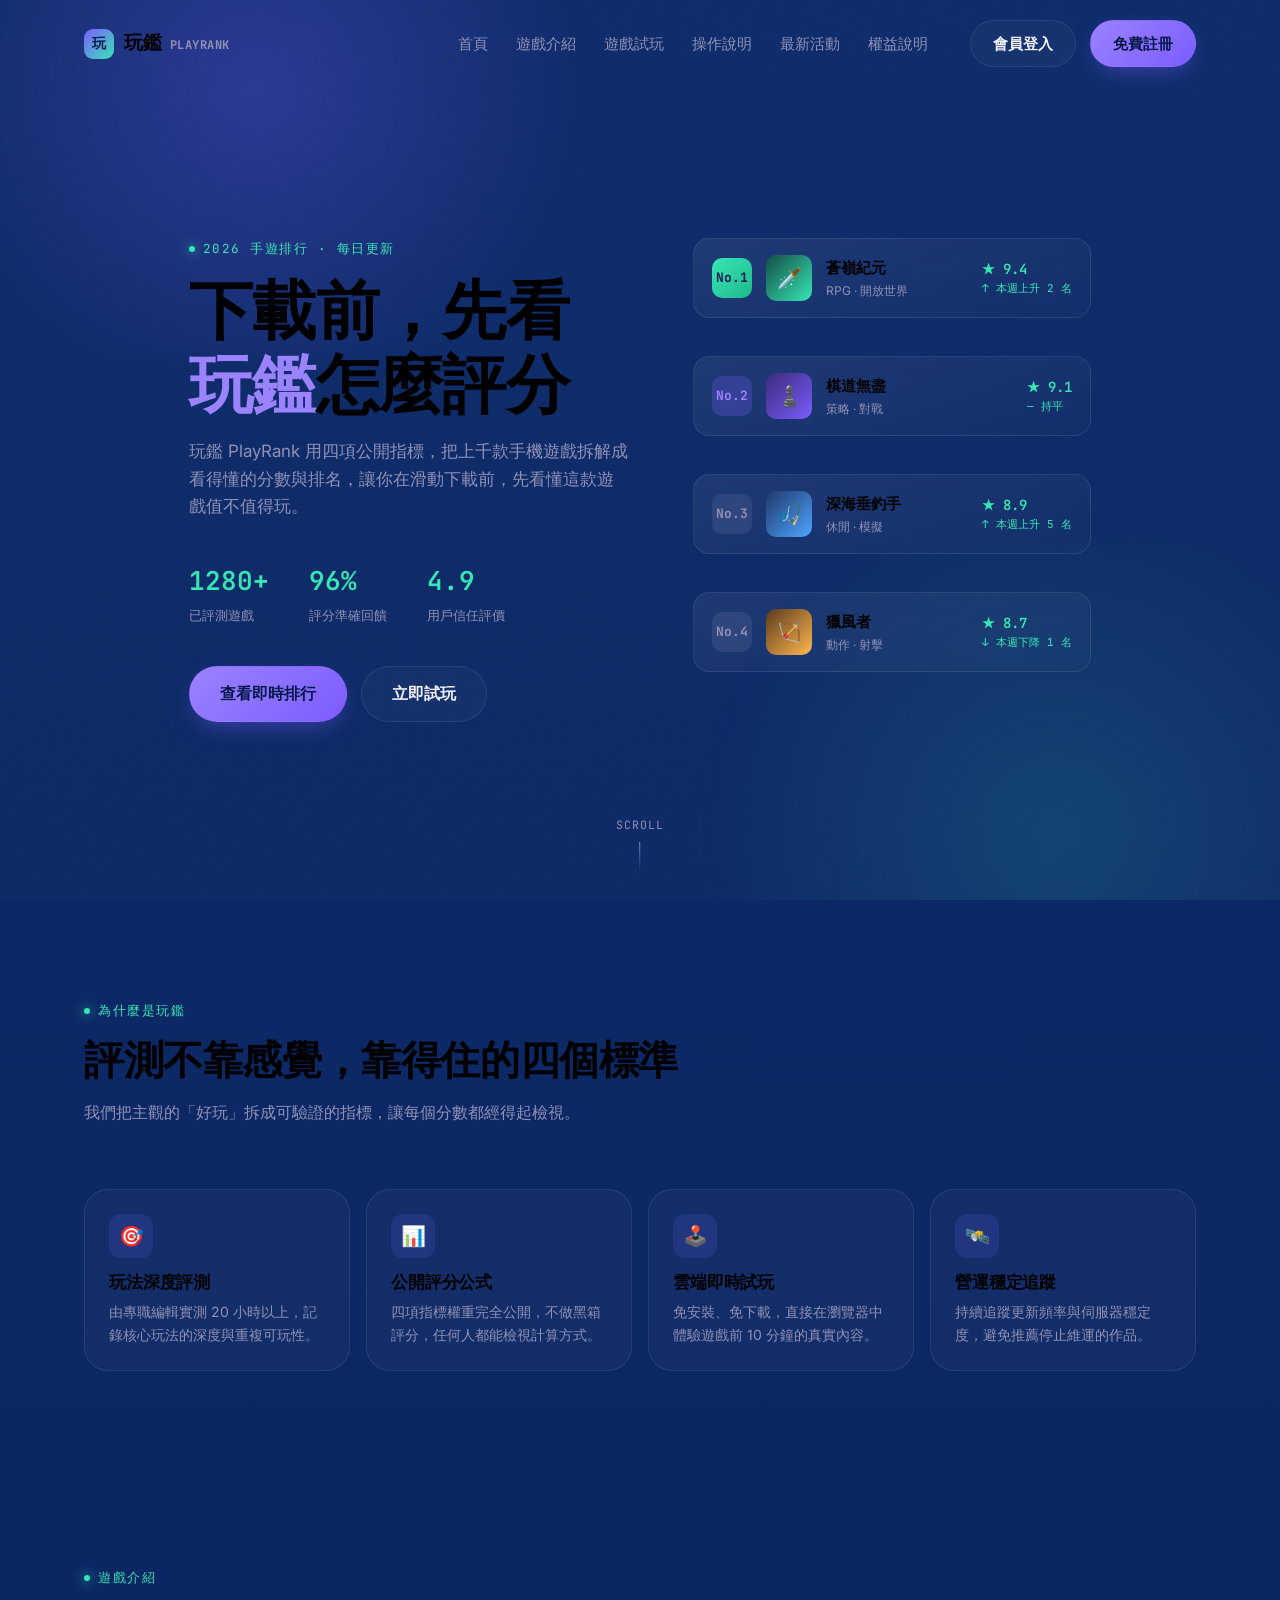
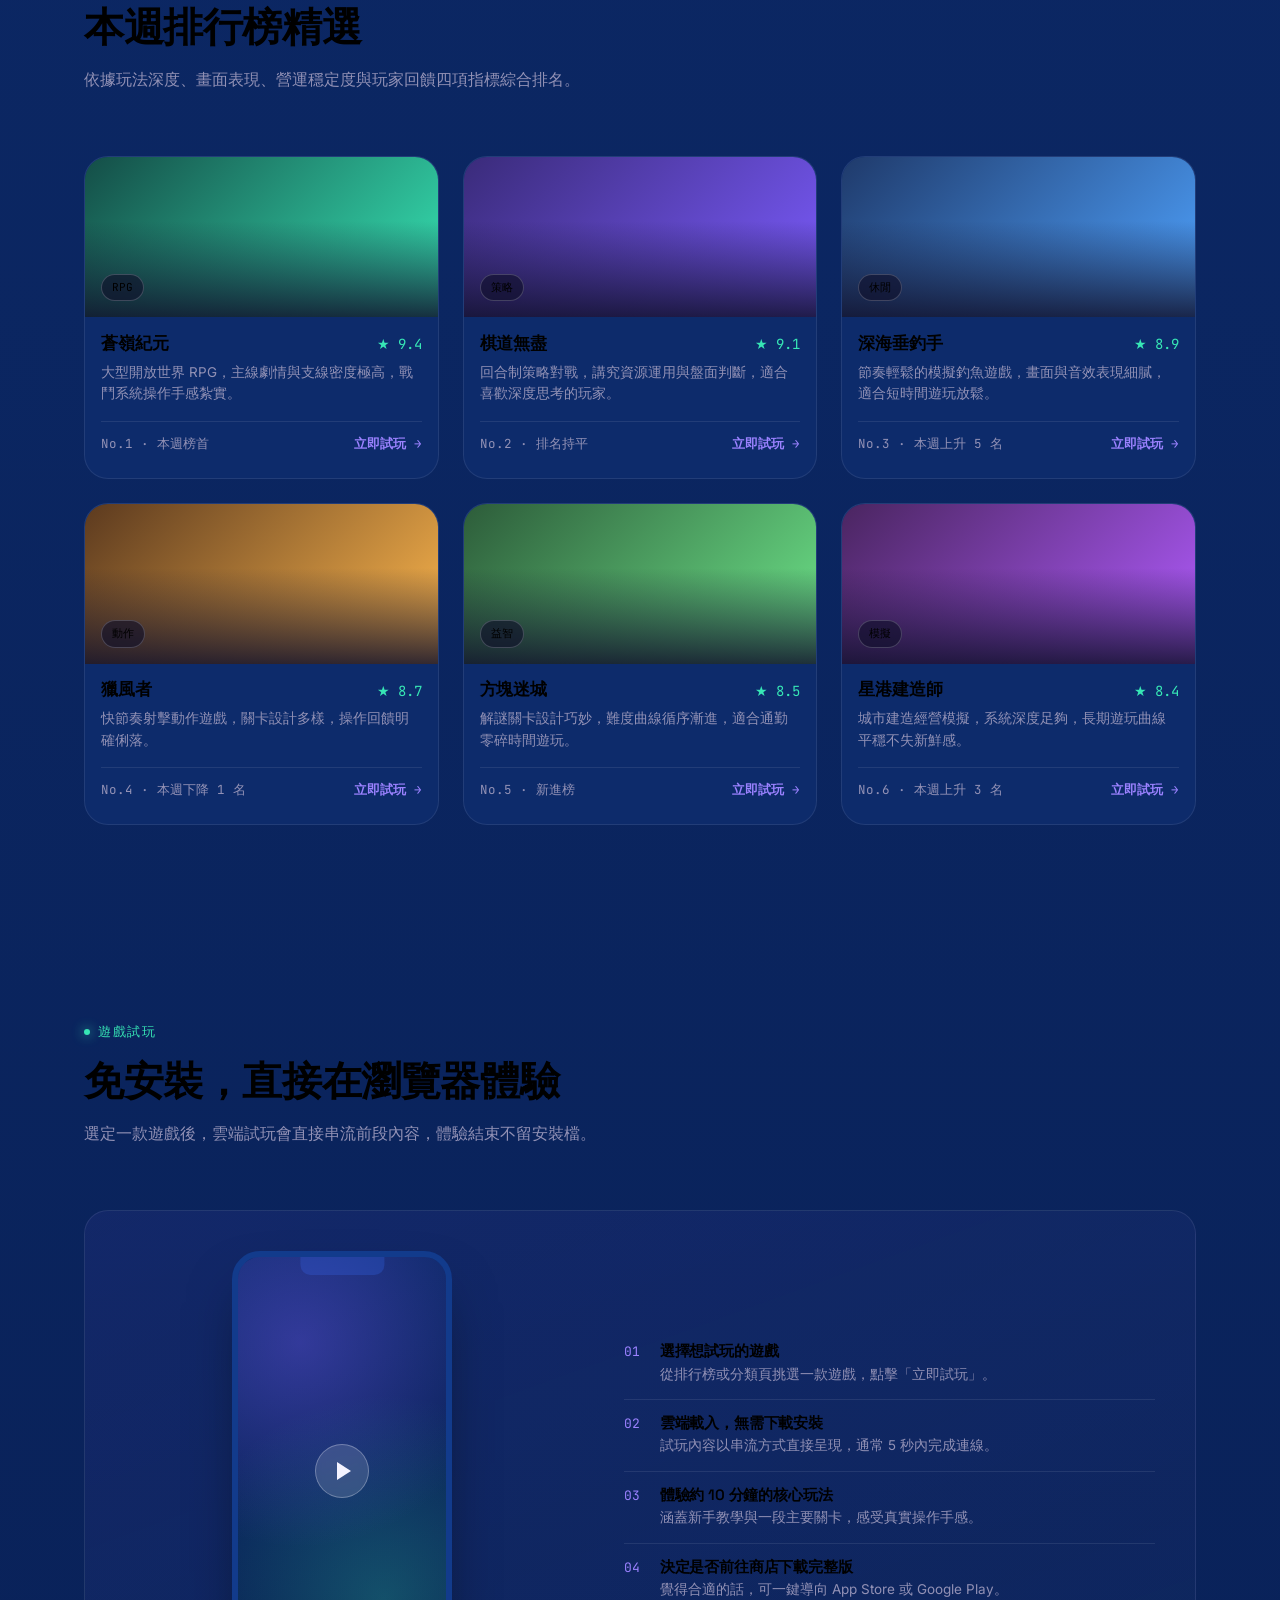
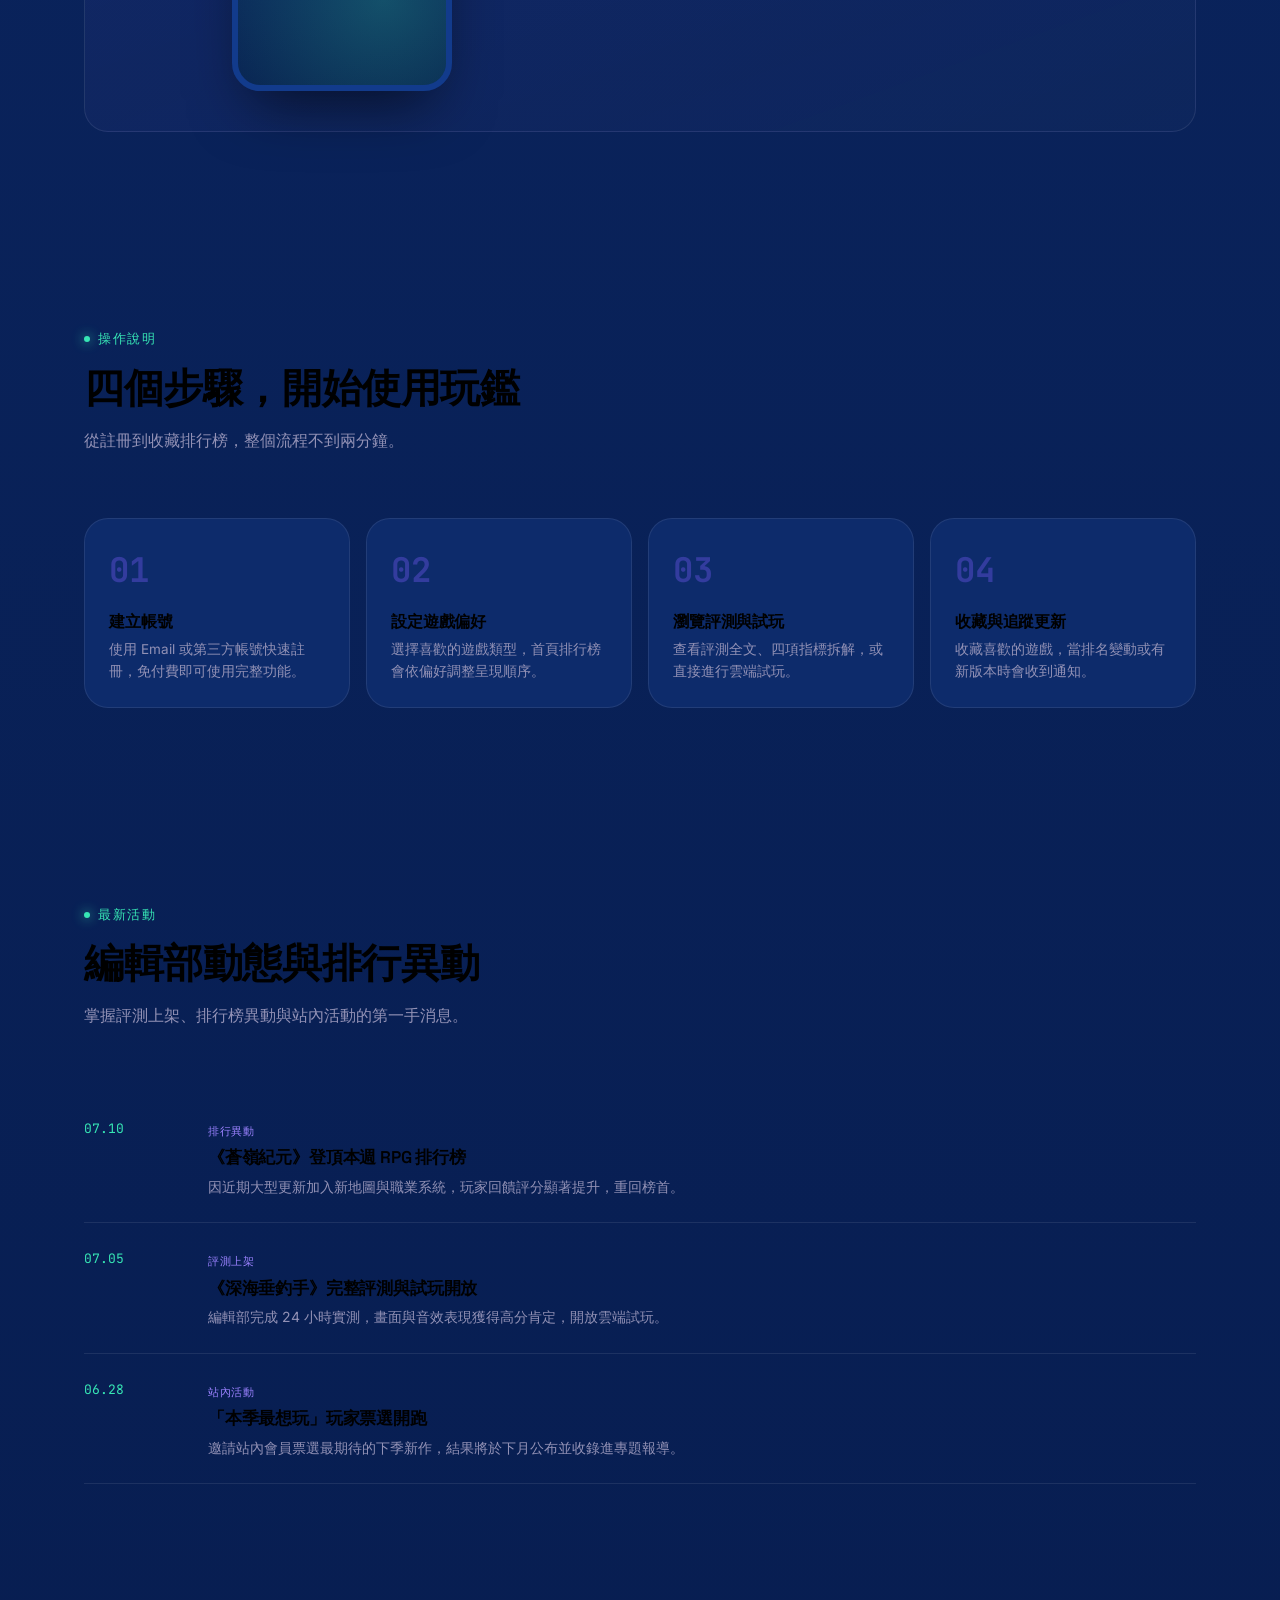
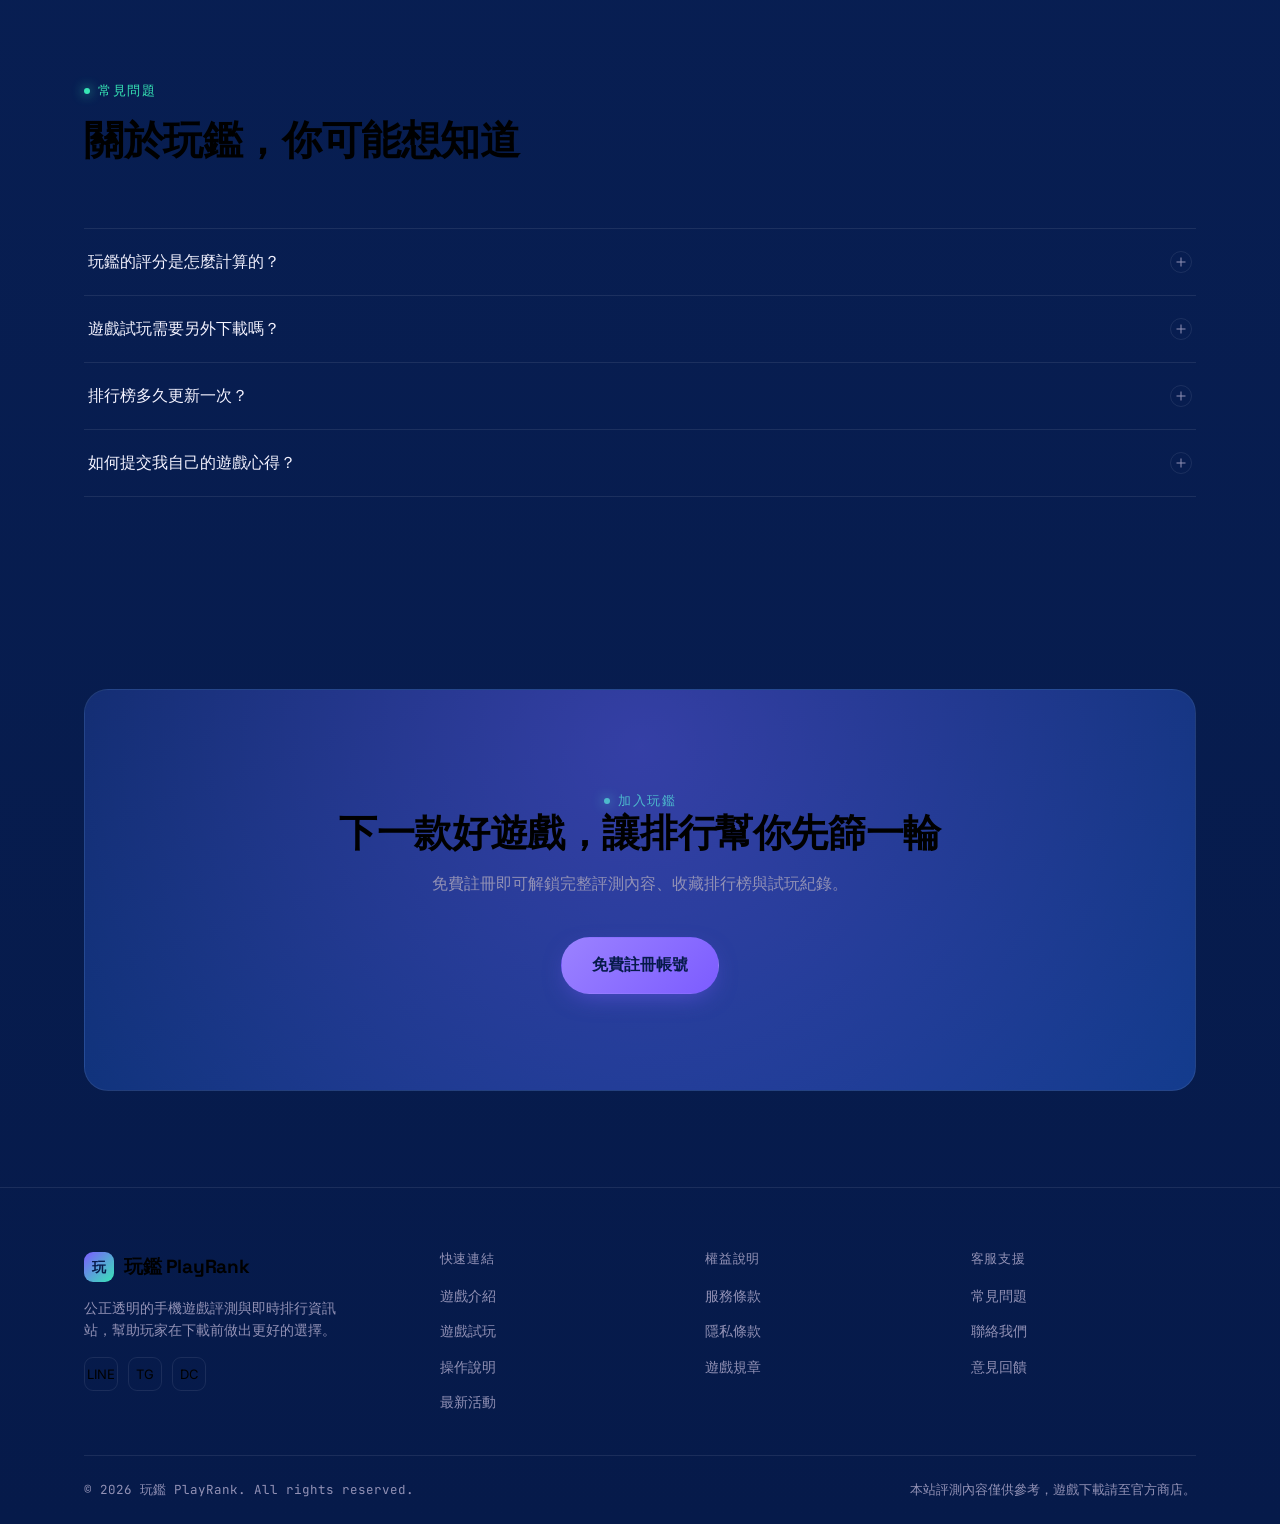
<file: index.html>
<!DOCTYPE html>
<html lang="zh-Hant">
<head>
<meta charset="UTF-8">
<meta name="viewport" content="width=device-width, initial-scale=1.0">
<title>玩鑑 PlayRank — 手遊評測與排行資訊站</title>
<meta name="description" content="玩鑑 PlayRank 提供公正透明的手機遊戲評測、即時排行榜與試玩體驗，幫助玩家在下載前做出更好的選擇。">
<meta name="keywords" content="手遊排行,手遊評測,遊戲推薦,手機遊戲,遊戲試玩,手遊評分">
<link rel="canonical" href="https://example.com/">
<link rel="icon" href="images/favicon.svg" type="image/svg+xml">

<!-- Open Graph -->
<meta property="og:type" content="website">
<meta property="og:title" content="玩鑑 PlayRank — 手遊評測與排行資訊站">
<meta property="og:description" content="公正透明的手機遊戲評測與即時排行，下載前先看玩鑑。">
<meta property="og:url" content="https://example.com/">
<meta property="og:site_name" content="玩鑑 PlayRank">
<meta property="og:locale" content="zh_TW">

<!-- Twitter -->
<meta name="twitter:card" content="summary_large_image">
<meta name="twitter:title" content="玩鑑 PlayRank — 手遊評測與排行資訊站">
<meta name="twitter:description" content="公正透明的手機遊戲評測與即時排行，下載前先看玩鑑。">

<link rel="preconnect" href="https://fonts.googleapis.com">
<link rel="preconnect" href="https://fonts.gstatic.com" crossorigin>
<link href="https://fonts.googleapis.com/css2?family=Space+Grotesk:wght@500;600;700&family=Inter:wght@400;500;600&family=JetBrains+Mono:wght@400;500;600&display=swap" rel="stylesheet">
<link rel="stylesheet" href="css/style.css">

<script type="application/ld+json">
{
  "@context": "https://schema.org",
  "@type": "Organization",
  "name": "玩鑑 PlayRank",
  "url": "https://example.com/",
  "logo": "https://example.com/images/logo.svg",
  "sameAs": []
}
</script>
<script type="application/ld+json">
{
  "@context": "https://schema.org",
  "@type": "WebSite",
  "name": "玩鑑 PlayRank",
  "url": "https://example.com/"
}
</script>
<script type="application/ld+json">
{
  "@context": "https://schema.org",
  "@type": "FAQPage",
  "mainEntity": [
    {
      "@type": "Question",
      "name": "玩鑑的評分是怎麼計算的？",
      "acceptedAnswer": { "@type": "Answer", "text": "每款遊戲的評分由玩法深度、畫面表現、營運穩定度與玩家回饋四項指標加權計算，並每週更新一次。" }
    },
    {
      "@type": "Question",
      "name": "遊戲試玩需要另外下載嗎？",
      "acceptedAnswer": { "@type": "Answer", "text": "不需要。試玩內容以雲端串流方式直接在瀏覽器中運作，體驗結束後也不會在裝置上留下安裝檔案。" }
    },
    {
      "@type": "Question",
      "name": "排行榜多久更新一次？",
      "acceptedAnswer": { "@type": "Answer", "text": "主排行榜每日更新，分類排行榜則於每週一整併上週數據後更新。" }
    }
  ]
}
</script>
</head>
<body>

<div class="bg-layer"></div>
<div class="bg-noise"></div>

<!-- ================= HEADER ================= -->
<header class="site-header">
  <div class="container header-inner">
    <a href="index.html" class="logo">
      <span class="logo-mark">玩</span>
      <span>玩鑑<span class="logo-sub" style="margin-left:8px;">PLAYRANK</span></span>
    </a>

    <nav class="main-nav" aria-label="主導覽">
      <ul class="nav-links">
        <li><a href="#home">首頁</a></li>
        <li><a href="#games">遊戲介紹</a></li>
        <li><a href="#trial">遊戲試玩</a></li>
        <li><a href="#guide">操作說明</a></li>
        <li><a href="#news">最新活動</a></li>
        <li><a href="terms.html">權益說明</a></li>
      </ul>
      <div class="nav-actions">
        <a href="#" class="btn btn-ghost">會員登入</a>
        <a href="#" class="btn btn-primary">免費註冊</a>
      </div>
    </nav>

    <button class="hamburger" aria-label="開啟選單" aria-expanded="false">
      <span></span><span></span><span></span>
    </button>
  </div>
</header>

<div class="scrim"></div>
<nav class="mobile-drawer" aria-label="行動裝置選單">
  <a href="#home">首頁</a>
  <a href="#games">遊戲介紹</a>
  <a href="#trial">遊戲試玩</a>
  <a href="#guide">操作說明</a>
  <a href="#news">最新活動</a>
  <a href="terms.html">權益說明</a>
  <div class="drawer-actions">
    <a href="#" class="btn btn-ghost">會員登入</a>
    <a href="#" class="btn btn-primary">免費註冊</a>
  </div>
</nav>

<main>
  <!-- ================= HERO ================= -->
  <section class="hero" id="home">
    <div class="container hero-inner">
      <div class="hero-copy">
        <span class="eyebrow">2026 手遊排行 · 每日更新</span>
        <h1>下載前，先看<br><span class="accent">玩鑑</span>怎麼評分</h1>
        <p class="lede">玩鑑 PlayRank 用四項公開指標，把上千款手機遊戲拆解成看得懂的分數與排名，讓你在滑動下載前，先看懂這款遊戲值不值得玩。</p>

        <div class="hero-stats">
          <div class="hero-stat">
            <div class="num"><span data-counter="1280" data-suffix="+">0</span></div>
            <div class="label">已評測遊戲</div>
          </div>
          <div class="hero-stat">
            <div class="num"><span data-counter="96" data-suffix="%">0</span></div>
            <div class="label">評分準確回饋</div>
          </div>
          <div class="hero-stat">
            <div class="num"><span data-counter="4.9" data-decimals="1">0</span></div>
            <div class="label">用戶信任評價</div>
          </div>
        </div>

        <div class="hero-cta">
          <a href="#games" class="btn btn-primary btn-lg">查看即時排行</a>
          <a href="#trial" class="btn btn-ghost btn-lg">立即試玩</a>
        </div>
      </div>

      <div class="rank-stack" aria-hidden="true">
        <div class="rank-card rank-1" style="top:0; --delay:0.05s; --rot-start:-4deg;">
          <div class="rank-badge">No.1</div>
          <div class="rank-icon thumb-2">🗡️</div>
          <div class="rank-info">
            <div class="name">蒼嶺紀元</div>
            <div class="cat">RPG · 開放世界</div>
          </div>
          <div>
            <div class="rank-score">★ 9.4</div>
            <div class="rank-trend">↑ 本週上升 2 名</div>
          </div>
        </div>
        <div class="rank-card rank-2" style="top:118px; --delay:0.2s; --rot-start:5deg;">
          <div class="rank-badge">No.2</div>
          <div class="rank-icon thumb-1">♟️</div>
          <div class="rank-info">
            <div class="name">棋道無盡</div>
            <div class="cat">策略 · 對戰</div>
          </div>
          <div>
            <div class="rank-score">★ 9.1</div>
            <div class="rank-trend">— 持平</div>
          </div>
        </div>
        <div class="rank-card rank-3" style="top:236px; --delay:0.35s; --rot-start:-3deg;">
          <div class="rank-badge">No.3</div>
          <div class="rank-icon thumb-4">🎣</div>
          <div class="rank-info">
            <div class="name">深海垂釣手</div>
            <div class="cat">休閒 · 模擬</div>
          </div>
          <div>
            <div class="rank-score">★ 8.9</div>
            <div class="rank-trend">↑ 本週上升 5 名</div>
          </div>
        </div>
        <div class="rank-card rank-4" style="top:354px; --delay:0.5s; --rot-start:4deg;">
          <div class="rank-badge">No.4</div>
          <div class="rank-icon thumb-5">🏹</div>
          <div class="rank-info">
            <div class="name">獵風者</div>
            <div class="cat">動作 · 射擊</div>
          </div>
          <div>
            <div class="rank-score">★ 8.7</div>
            <div class="rank-trend">↓ 本週下降 1 名</div>
          </div>
        </div>
      </div>
    </div>

    <div class="scroll-cue">
      <span>SCROLL</span>
      <span class="line"></span>
    </div>
  </section>

  <!-- ================= FEATURES ================= -->
  <section class="section">
    <div class="container">
      <div class="section-head reveal">
        <span class="eyebrow">為什麼是玩鑑</span>
        <h2>評測不靠感覺，靠得住的四個標準</h2>
        <p>我們把主觀的「好玩」拆成可驗證的指標，讓每個分數都經得起檢視。</p>
      </div>

      <div class="feature-grid">
        <div class="feature-card reveal">
          <div class="feature-icon">🎯</div>
          <h3>玩法深度評測</h3>
          <p>由專職編輯實測 20 小時以上，記錄核心玩法的深度與重複可玩性。</p>
        </div>
        <div class="feature-card reveal">
          <div class="feature-icon">📊</div>
          <h3>公開評分公式</h3>
          <p>四項指標權重完全公開，不做黑箱評分，任何人都能檢視計算方式。</p>
        </div>
        <div class="feature-card reveal">
          <div class="feature-icon">🕹️</div>
          <h3>雲端即時試玩</h3>
          <p>免安裝、免下載，直接在瀏覽器中體驗遊戲前 10 分鐘的真實內容。</p>
        </div>
        <div class="feature-card reveal">
          <div class="feature-icon">🛰️</div>
          <h3>營運穩定追蹤</h3>
          <p>持續追蹤更新頻率與伺服器穩定度，避免推薦停止維運的作品。</p>
        </div>
      </div>
    </div>
  </section>

  <!-- ================= GAMES / RANKING ================= -->
  <section class="section" id="games">
    <div class="container">
      <div class="section-head reveal">
        <span class="eyebrow">遊戲介紹</span>
        <h2>本週排行榜精選</h2>
        <p>依據玩法深度、畫面表現、營運穩定度與玩家回饋四項指標綜合排名。</p>
      </div>

      <div class="game-grid">
        <article class="game-card reveal">
          <div class="game-thumb thumb-2"><span class="tag">RPG</span></div>
          <div class="game-body">
            <div class="row1"><h3>蒼嶺紀元</h3><span class="game-score">★ 9.4</span></div>
            <p class="desc">大型開放世界 RPG，主線劇情與支線密度極高，戰鬥系統操作手感紮實。</p>
            <div class="game-meta">
              <span>No.1 · 本週榜首</span>
              <a href="#trial" class="trial-btn">立即試玩 →</a>
            </div>
          </div>
        </article>

        <article class="game-card reveal">
          <div class="game-thumb thumb-1"><span class="tag">策略</span></div>
          <div class="game-body">
            <div class="row1"><h3>棋道無盡</h3><span class="game-score">★ 9.1</span></div>
            <p class="desc">回合制策略對戰，講究資源運用與盤面判斷，適合喜歡深度思考的玩家。</p>
            <div class="game-meta">
              <span>No.2 · 排名持平</span>
              <a href="#trial" class="trial-btn">立即試玩 →</a>
            </div>
          </div>
        </article>

        <article class="game-card reveal">
          <div class="game-thumb thumb-4"><span class="tag">休閒</span></div>
          <div class="game-body">
            <div class="row1"><h3>深海垂釣手</h3><span class="game-score">★ 8.9</span></div>
            <p class="desc">節奏輕鬆的模擬釣魚遊戲，畫面與音效表現細膩，適合短時間遊玩放鬆。</p>
            <div class="game-meta">
              <span>No.3 · 本週上升 5 名</span>
              <a href="#trial" class="trial-btn">立即試玩 →</a>
            </div>
          </div>
        </article>

        <article class="game-card reveal">
          <div class="game-thumb thumb-5"><span class="tag">動作</span></div>
          <div class="game-body">
            <div class="row1"><h3>獵風者</h3><span class="game-score">★ 8.7</span></div>
            <p class="desc">快節奏射擊動作遊戲，關卡設計多樣，操作回饋明確俐落。</p>
            <div class="game-meta">
              <span>No.4 · 本週下降 1 名</span>
              <a href="#trial" class="trial-btn">立即試玩 →</a>
            </div>
          </div>
        </article>

        <article class="game-card reveal">
          <div class="game-thumb thumb-6"><span class="tag">益智</span></div>
          <div class="game-body">
            <div class="row1"><h3>方塊迷城</h3><span class="game-score">★ 8.5</span></div>
            <p class="desc">解謎關卡設計巧妙，難度曲線循序漸進，適合通勤零碎時間遊玩。</p>
            <div class="game-meta">
              <span>No.5 · 新進榜</span>
              <a href="#trial" class="trial-btn">立即試玩 →</a>
            </div>
          </div>
        </article>

        <article class="game-card reveal">
          <div class="game-thumb thumb-3"><span class="tag">模擬</span></div>
          <div class="game-body">
            <div class="row1"><h3>星港建造師</h3><span class="game-score">★ 8.4</span></div>
            <p class="desc">城市建造經營模擬，系統深度足夠，長期遊玩曲線平穩不失新鮮感。</p>
            <div class="game-meta">
              <span>No.6 · 本週上升 3 名</span>
              <a href="#trial" class="trial-btn">立即試玩 →</a>
            </div>
          </div>
        </article>
      </div>
    </div>
  </section>

  <!-- ================= TRIAL ================= -->
  <section class="section" id="trial">
    <div class="container">
      <div class="section-head reveal">
        <span class="eyebrow">遊戲試玩</span>
        <h2>免安裝，直接在瀏覽器體驗</h2>
        <p>選定一款遊戲後，雲端試玩會直接串流前段內容，體驗結束不留安裝檔。</p>
      </div>

      <div class="trial-panel reveal">
        <div class="trial-device">
          <div class="notch"></div>
          <div class="screen-fx"></div>
          <div class="play-dot"></div>
        </div>

        <ol class="trial-steps">
          <li>
            <span class="n">01</span>
            <div class="t">
              <h4>選擇想試玩的遊戲</h4>
              <p>從排行榜或分類頁挑選一款遊戲，點擊「立即試玩」。</p>
            </div>
          </li>
          <li>
            <span class="n">02</span>
            <div class="t">
              <h4>雲端載入，無需下載安裝</h4>
              <p>試玩內容以串流方式直接呈現，通常 5 秒內完成連線。</p>
            </div>
          </li>
          <li>
            <span class="n">03</span>
            <div class="t">
              <h4>體驗約 10 分鐘的核心玩法</h4>
              <p>涵蓋新手教學與一段主要關卡，感受真實操作手感。</p>
            </div>
          </li>
          <li>
            <span class="n">04</span>
            <div class="t">
              <h4>決定是否前往商店下載完整版</h4>
              <p>覺得合適的話，可一鍵導向 App Store 或 Google Play。</p>
            </div>
          </li>
        </ol>
      </div>
    </div>
  </section>

  <!-- ================= GUIDE ================= -->
  <section class="section" id="guide">
    <div class="container">
      <div class="section-head reveal">
        <span class="eyebrow">操作說明</span>
        <h2>四個步驟，開始使用玩鑑</h2>
        <p>從註冊到收藏排行榜，整個流程不到兩分鐘。</p>
      </div>

      <div class="guide-grid">
        <div class="guide-card reveal">
          <div class="guide-num">01</div>
          <h3>建立帳號</h3>
          <p>使用 Email 或第三方帳號快速註冊，免付費即可使用完整功能。</p>
        </div>
        <div class="guide-card reveal">
          <div class="guide-num">02</div>
          <h3>設定遊戲偏好</h3>
          <p>選擇喜歡的遊戲類型，首頁排行榜會依偏好調整呈現順序。</p>
        </div>
        <div class="guide-card reveal">
          <div class="guide-num">03</div>
          <h3>瀏覽評測與試玩</h3>
          <p>查看評測全文、四項指標拆解，或直接進行雲端試玩。</p>
        </div>
        <div class="guide-card reveal">
          <div class="guide-num">04</div>
          <h3>收藏與追蹤更新</h3>
          <p>收藏喜歡的遊戲，當排名變動或有新版本時會收到通知。</p>
        </div>
      </div>
    </div>
  </section>

  <!-- ================= NEWS ================= -->
  <section class="section" id="news">
    <div class="container">
      <div class="section-head reveal">
        <span class="eyebrow">最新活動</span>
        <h2>編輯部動態與排行異動</h2>
        <p>掌握評測上架、排行榜異動與站內活動的第一手消息。</p>
      </div>

      <div class="news-list">
        <div class="news-item reveal">
          <div class="news-date">07.10</div>
          <div class="news-content">
            <span class="cat">排行異動</span>
            <h3>《蒼嶺紀元》登頂本週 RPG 排行榜</h3>
            <p>因近期大型更新加入新地圖與職業系統，玩家回饋評分顯著提升，重回榜首。</p>
          </div>
        </div>
        <div class="news-item reveal">
          <div class="news-date">07.05</div>
          <div class="news-content">
            <span class="cat">評測上架</span>
            <h3>《深海垂釣手》完整評測與試玩開放</h3>
            <p>編輯部完成 24 小時實測，畫面與音效表現獲得高分肯定，開放雲端試玩。</p>
          </div>
        </div>
        <div class="news-item reveal">
          <div class="news-date">06.28</div>
          <div class="news-content">
            <span class="cat">站內活動</span>
            <h3>「本季最想玩」玩家票選開跑</h3>
            <p>邀請站內會員票選最期待的下季新作，結果將於下月公布並收錄進專題報導。</p>
          </div>
        </div>
      </div>
    </div>
  </section>

  <!-- ================= FAQ ================= -->
  <section class="section" id="faq">
    <div class="container">
      <div class="section-head reveal">
        <span class="eyebrow">常見問題</span>
        <h2>關於玩鑑，你可能想知道</h2>
      </div>

      <div class="faq-list reveal">
        <div class="faq-item">
          <button class="faq-q" aria-expanded="false">玩鑑的評分是怎麼計算的？<span class="plus"></span></button>
          <div class="faq-a"><div class="faq-a-inner">每款遊戲的評分由玩法深度、畫面表現、營運穩定度與玩家回饋四項指標加權計算，計算方式完全公開，並每週更新一次。</div></div>
        </div>
        <div class="faq-item">
          <button class="faq-q" aria-expanded="false">遊戲試玩需要另外下載嗎？<span class="plus"></span></button>
          <div class="faq-a"><div class="faq-a-inner">不需要。試玩內容以雲端串流方式直接在瀏覽器中運作，體驗結束後也不會在裝置上留下任何安裝檔案。</div></div>
        </div>
        <div class="faq-item">
          <button class="faq-q" aria-expanded="false">排行榜多久更新一次？<span class="plus"></span></button>
          <div class="faq-a"><div class="faq-a-inner">主排行榜每日更新一次，分類排行榜則於每週一整併上週數據後更新，確保排名反映近期真實狀況。</div></div>
        </div>
        <div class="faq-item">
          <button class="faq-q" aria-expanded="false">如何提交我自己的遊戲心得？<span class="plus"></span></button>
          <div class="faq-a"><div class="faq-a-inner">登入會員後，可在每款遊戲的評測頁面留下評分與心得，經編輯部審核後會納入玩家回饋指標的計算。</div></div>
        </div>
      </div>
    </div>
  </section>

  <!-- ================= CTA ================= -->
  <section class="section">
    <div class="container">
      <div class="cta-banner reveal">
        <span class="eyebrow" style="justify-content:center;">加入玩鑑</span>
        <h2>下一款好遊戲，讓排行幫你先篩一輪</h2>
        <p>免費註冊即可解鎖完整評測內容、收藏排行榜與試玩紀錄。</p>
        <a href="#" class="btn btn-primary btn-lg">免費註冊帳號</a>
      </div>
    </div>
  </section>
</main>

<!-- ================= FOOTER ================= -->
<footer class="site-footer">
  <div class="container">
    <div class="footer-grid">
      <div class="footer-brand">
        <div class="logo"><span class="logo-mark">玩</span><span>玩鑑 PlayRank</span></div>
        <p>公正透明的手機遊戲評測與即時排行資訊站，幫助玩家在下載前做出更好的選擇。</p>
        <div class="social-row">
          <a href="#" aria-label="LINE">LINE</a>
          <a href="#" aria-label="Telegram">TG</a>
          <a href="#" aria-label="Discord">DC</a>
        </div>
      </div>
      <div class="footer-col">
        <h4>快速連結</h4>
        <ul>
          <li><a href="#games">遊戲介紹</a></li>
          <li><a href="#trial">遊戲試玩</a></li>
          <li><a href="#guide">操作說明</a></li>
          <li><a href="#news">最新活動</a></li>
        </ul>
      </div>
      <div class="footer-col">
        <h4>權益說明</h4>
        <ul>
          <li><a href="terms.html#service">服務條款</a></li>
          <li><a href="terms.html#privacy">隱私條款</a></li>
          <li><a href="terms.html#rules">遊戲規章</a></li>
        </ul>
      </div>
      <div class="footer-col">
        <h4>客服支援</h4>
        <ul>
          <li><a href="#faq">常見問題</a></li>
          <li><a href="#">聯絡我們</a></li>
          <li><a href="#">意見回饋</a></li>
        </ul>
      </div>
    </div>
    <div class="footer-bottom">
      <span>© 2026 玩鑑 PlayRank. All rights reserved.</span>
      <span>本站評測內容僅供參考，遊戲下載請至官方商店。</span>
    </div>
  </div>
</footer>

<script src="js/main.js"></script>
</body>
</html>
</file>
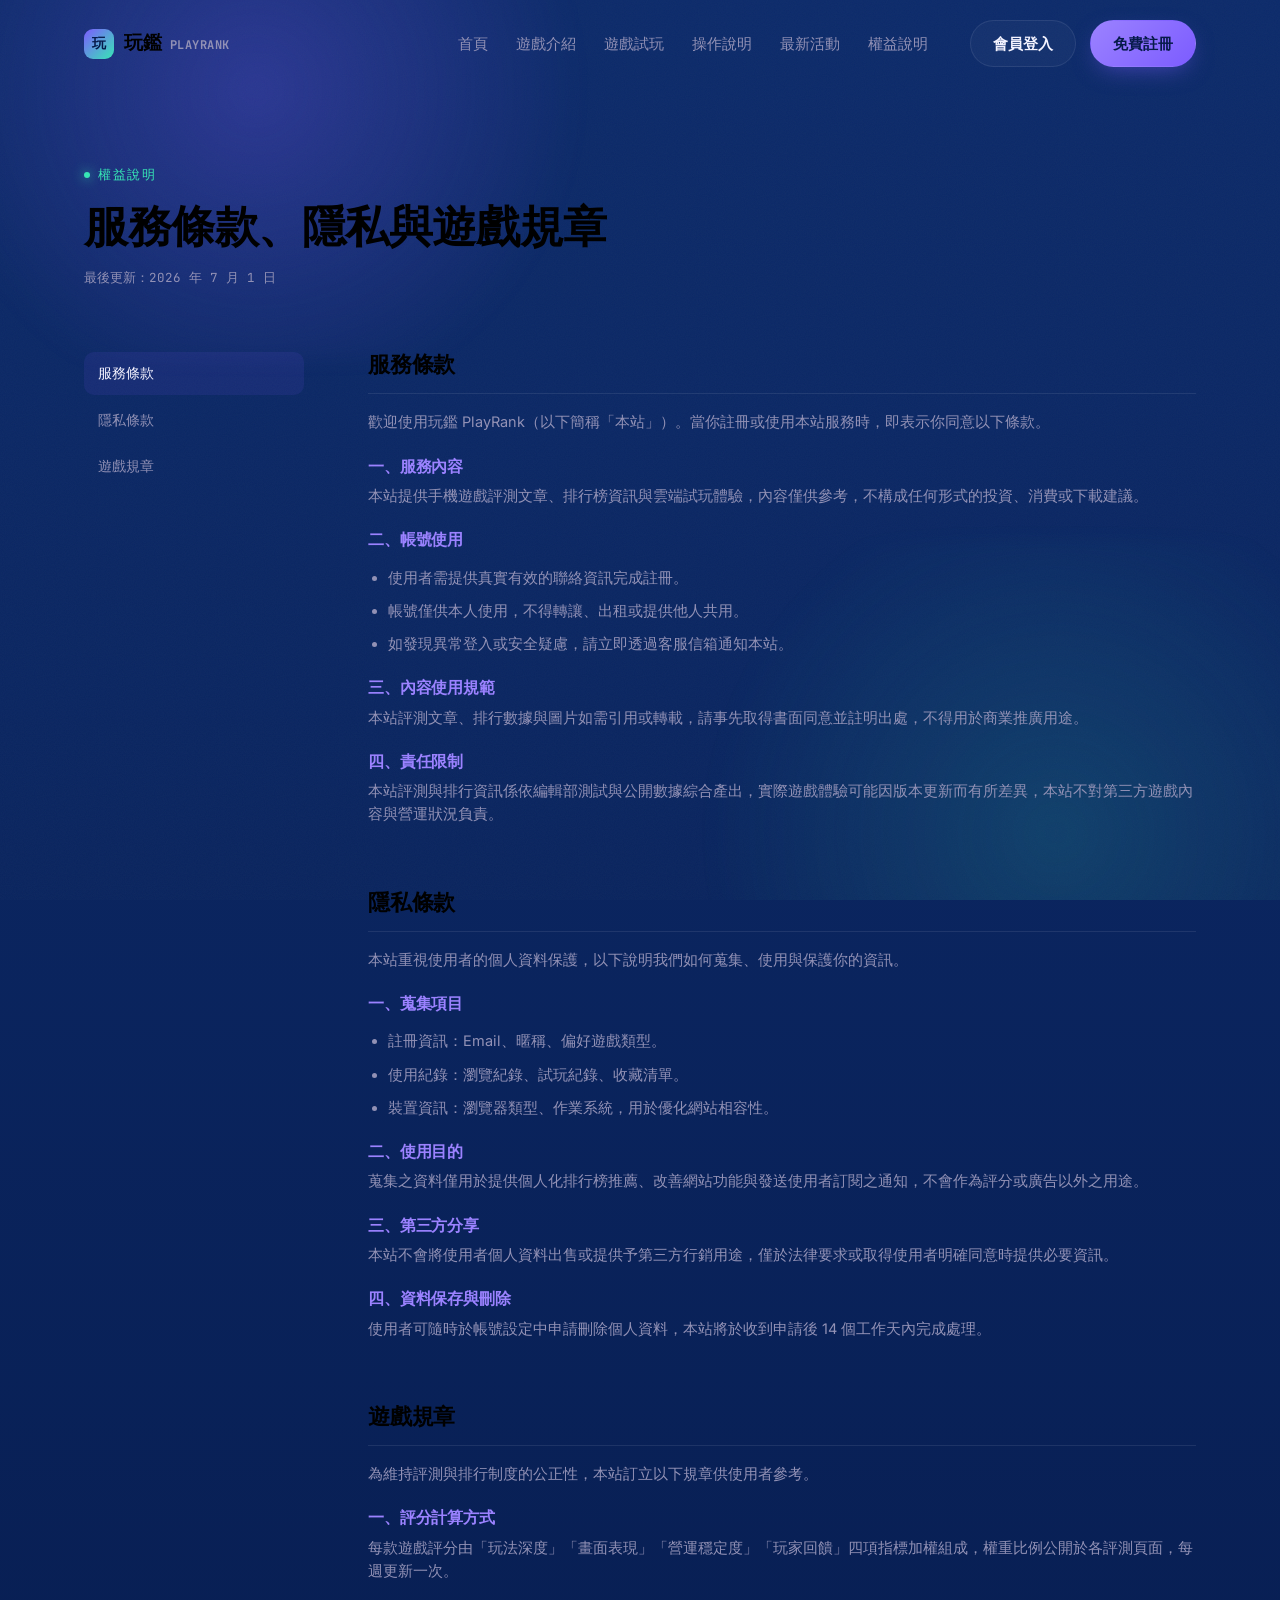
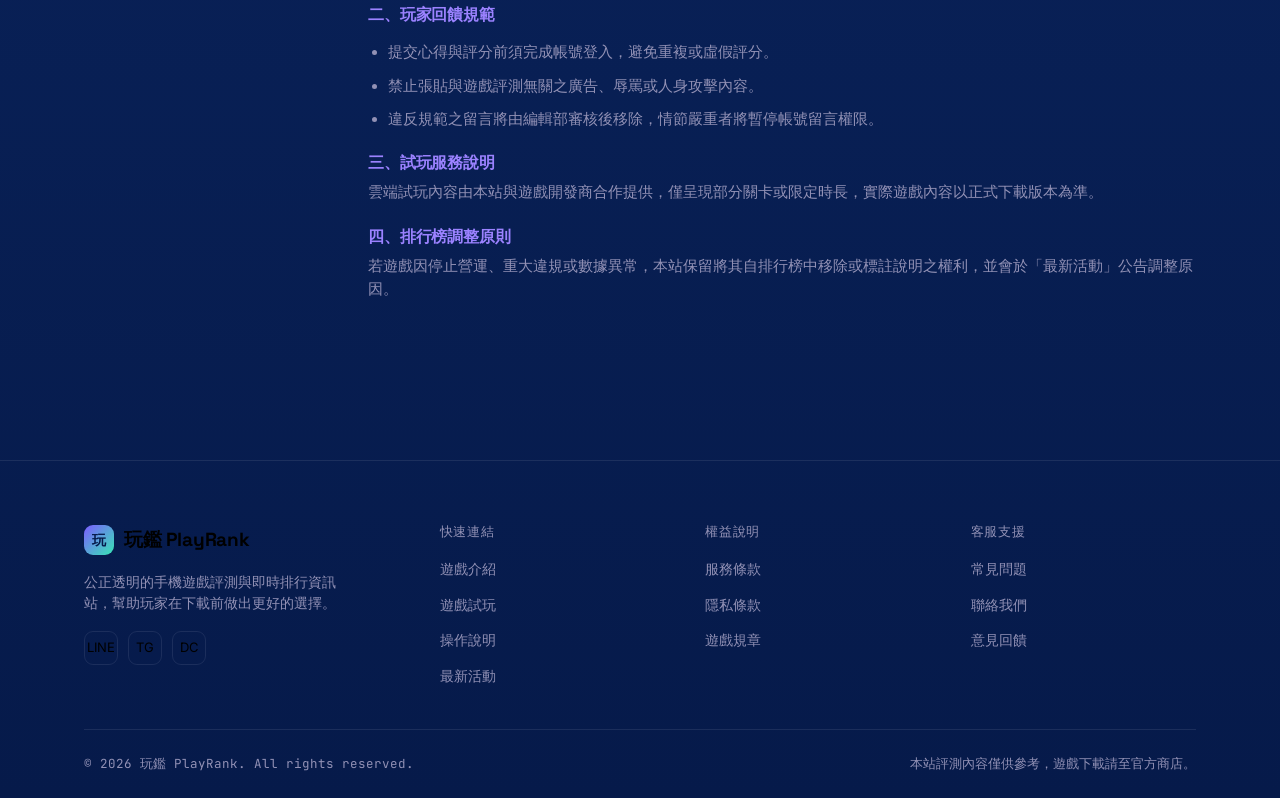
<file: terms.html>
<!DOCTYPE html>
<html lang="zh-Hant">
<head>
<meta charset="UTF-8">
<meta name="viewport" content="width=device-width, initial-scale=1.0">
<title>權益說明 — 玩鑑 PlayRank</title>
<meta name="description" content="玩鑑 PlayRank 服務條款、隱私條款與遊戲規章，說明會員權益與使用規範。">
<link rel="canonical" href="https://example.com/terms.html">
<link rel="icon" href="images/favicon.svg" type="image/svg+xml">
<link rel="preconnect" href="https://fonts.googleapis.com">
<link rel="preconnect" href="https://fonts.gstatic.com" crossorigin>
<link href="https://fonts.googleapis.com/css2?family=Space+Grotesk:wght@500;600;700&family=Inter:wght@400;500;600&family=JetBrains+Mono:wght@400;500;600&display=swap" rel="stylesheet">
<link rel="stylesheet" href="css/style.css">
</head>
<body>

<div class="bg-layer"></div>
<div class="bg-noise"></div>

<header class="site-header scrolled">
  <div class="container header-inner">
    <a href="index.html" class="logo">
      <span class="logo-mark">玩</span>
      <span>玩鑑<span class="logo-sub" style="margin-left:8px;">PLAYRANK</span></span>
    </a>
    <nav class="main-nav" aria-label="主導覽">
      <ul class="nav-links">
        <li><a href="index.html#home">首頁</a></li>
        <li><a href="index.html#games">遊戲介紹</a></li>
        <li><a href="index.html#trial">遊戲試玩</a></li>
        <li><a href="index.html#guide">操作說明</a></li>
        <li><a href="index.html#news">最新活動</a></li>
        <li><a href="terms.html">權益說明</a></li>
      </ul>
      <div class="nav-actions">
        <a href="#" class="btn btn-ghost">會員登入</a>
        <a href="#" class="btn btn-primary">免費註冊</a>
      </div>
    </nav>
    <button class="hamburger" aria-label="開啟選單" aria-expanded="false">
      <span></span><span></span><span></span>
    </button>
  </div>
</header>

<div class="scrim"></div>
<nav class="mobile-drawer" aria-label="行動裝置選單">
  <a href="index.html#home">首頁</a>
  <a href="index.html#games">遊戲介紹</a>
  <a href="index.html#trial">遊戲試玩</a>
  <a href="index.html#guide">操作說明</a>
  <a href="index.html#news">最新活動</a>
  <a href="terms.html">權益說明</a>
  <div class="drawer-actions">
    <a href="#" class="btn btn-ghost">會員登入</a>
    <a href="#" class="btn btn-primary">免費註冊</a>
  </div>
</nav>

<main class="terms-page">
  <div class="container">
    <div class="terms-hero">
      <span class="eyebrow">權益說明</span>
      <h1>服務條款、隱私與遊戲規章</h1>
      <p class="terms-updated">最後更新：2026 年 7 月 1 日</p>
    </div>

    <div class="terms-layout">
      <nav class="terms-nav" aria-label="條款導覽">
        <a href="#service" class="active">服務條款</a>
        <a href="#privacy">隱私條款</a>
        <a href="#rules">遊戲規章</a>
      </nav>

      <div class="terms-body">
        <section id="service">
          <h2>服務條款</h2>
          <p>歡迎使用玩鑑 PlayRank（以下簡稱「本站」）。當你註冊或使用本站服務時，即表示你同意以下條款。</p>

          <h3>一、服務內容</h3>
          <p>本站提供手機遊戲評測文章、排行榜資訊與雲端試玩體驗，內容僅供參考，不構成任何形式的投資、消費或下載建議。</p>

          <h3>二、帳號使用</h3>
          <ul>
            <li>使用者需提供真實有效的聯絡資訊完成註冊。</li>
            <li>帳號僅供本人使用，不得轉讓、出租或提供他人共用。</li>
            <li>如發現異常登入或安全疑慮，請立即透過客服信箱通知本站。</li>
          </ul>

          <h3>三、內容使用規範</h3>
          <p>本站評測文章、排行數據與圖片如需引用或轉載，請事先取得書面同意並註明出處，不得用於商業推廣用途。</p>

          <h3>四、責任限制</h3>
          <p>本站評測與排行資訊係依編輯部測試與公開數據綜合產出，實際遊戲體驗可能因版本更新而有所差異，本站不對第三方遊戲內容與營運狀況負責。</p>
        </section>

        <section id="privacy">
          <h2>隱私條款</h2>
          <p>本站重視使用者的個人資料保護，以下說明我們如何蒐集、使用與保護你的資訊。</p>

          <h3>一、蒐集項目</h3>
          <ul>
            <li>註冊資訊：Email、暱稱、偏好遊戲類型。</li>
            <li>使用紀錄：瀏覽紀錄、試玩紀錄、收藏清單。</li>
            <li>裝置資訊：瀏覽器類型、作業系統，用於優化網站相容性。</li>
          </ul>

          <h3>二、使用目的</h3>
          <p>蒐集之資料僅用於提供個人化排行榜推薦、改善網站功能與發送使用者訂閱之通知，不會作為評分或廣告以外之用途。</p>

          <h3>三、第三方分享</h3>
          <p>本站不會將使用者個人資料出售或提供予第三方行銷用途，僅於法律要求或取得使用者明確同意時提供必要資訊。</p>

          <h3>四、資料保存與刪除</h3>
          <p>使用者可隨時於帳號設定中申請刪除個人資料，本站將於收到申請後 14 個工作天內完成處理。</p>
        </section>

        <section id="rules">
          <h2>遊戲規章</h2>
          <p>為維持評測與排行制度的公正性，本站訂立以下規章供使用者參考。</p>

          <h3>一、評分計算方式</h3>
          <p>每款遊戲評分由「玩法深度」「畫面表現」「營運穩定度」「玩家回饋」四項指標加權組成，權重比例公開於各評測頁面，每週更新一次。</p>

          <h3>二、玩家回饋規範</h3>
          <ul>
            <li>提交心得與評分前須完成帳號登入，避免重複或虛假評分。</li>
            <li>禁止張貼與遊戲評測無關之廣告、辱罵或人身攻擊內容。</li>
            <li>違反規範之留言將由編輯部審核後移除，情節嚴重者將暫停帳號留言權限。</li>
          </ul>

          <h3>三、試玩服務說明</h3>
          <p>雲端試玩內容由本站與遊戲開發商合作提供，僅呈現部分關卡或限定時長，實際遊戲內容以正式下載版本為準。</p>

          <h3>四、排行榜調整原則</h3>
          <p>若遊戲因停止營運、重大違規或數據異常，本站保留將其自排行榜中移除或標註說明之權利，並會於「最新活動」公告調整原因。</p>
        </section>
      </div>
    </div>
  </div>
</main>

<footer class="site-footer">
  <div class="container">
    <div class="footer-grid">
      <div class="footer-brand">
        <div class="logo"><span class="logo-mark">玩</span><span>玩鑑 PlayRank</span></div>
        <p>公正透明的手機遊戲評測與即時排行資訊站，幫助玩家在下載前做出更好的選擇。</p>
        <div class="social-row">
          <a href="#" aria-label="LINE">LINE</a>
          <a href="#" aria-label="Telegram">TG</a>
          <a href="#" aria-label="Discord">DC</a>
        </div>
      </div>
      <div class="footer-col">
        <h4>快速連結</h4>
        <ul>
          <li><a href="index.html#games">遊戲介紹</a></li>
          <li><a href="index.html#trial">遊戲試玩</a></li>
          <li><a href="index.html#guide">操作說明</a></li>
          <li><a href="index.html#news">最新活動</a></li>
        </ul>
      </div>
      <div class="footer-col">
        <h4>權益說明</h4>
        <ul>
          <li><a href="terms.html#service">服務條款</a></li>
          <li><a href="terms.html#privacy">隱私條款</a></li>
          <li><a href="terms.html#rules">遊戲規章</a></li>
        </ul>
      </div>
      <div class="footer-col">
        <h4>客服支援</h4>
        <ul>
          <li><a href="index.html#faq">常見問題</a></li>
          <li><a href="#">聯絡我們</a></li>
          <li><a href="#">意見回饋</a></li>
        </ul>
      </div>
    </div>
    <div class="footer-bottom">
      <span>© 2026 玩鑑 PlayRank. All rights reserved.</span>
      <span>本站評測內容僅供參考，遊戲下載請至官方商店。</span>
    </div>
  </div>
</footer>

<script src="js/main.js"></script>
</body>
</html>
</file>
<file: css/style.css>
/* ==========================================================
   PlayRank 玩鑑 — Design Tokens
   ========================================================== */
:root {
  /* Color */
  --ink: #061A4A;
--ink-2: #0D2B6B;
--ink-3: #123B8C;
  --violet: #7C5CFF;
  --violet-bright: #9B82FF;
  --mint: #37E6B5;
  --white: #F4F3FF;
  --muted: #9291B5;
  --line: rgba(244, 243, 255, 0.09);

  /* Type */
  --font-display: "Space Grotesk", "Noto Sans TC", sans-serif;
  --font-body: "Inter", "Noto Sans TC", sans-serif;
  --font-mono: "JetBrains Mono", monospace;

  /* Spacing scale */
  --space-1: 8px;
  --space-2: 16px;
  --space-3: 24px;
  --space-4: 40px;
  --space-5: 64px;
  --space-6: 96px;
  --space-7: 144px;

  /* Radius */
  --r-sm: 10px;
  --r-md: 16px;
  --r-lg: 24px;

  /* Motion */
  --ease: cubic-bezier(0.16, 1, 0.3, 1);
}

* { box-sizing: border-box; }
html { scroll-behavior: smooth; }

@media (prefers-reduced-motion: reduce) {
  html { scroll-behavior: auto; }
  *, *::before, *::after {
    animation-duration: 0.01ms !important;
    animation-iteration-count: 1 !important;
    transition-duration: 0.01ms !important;
    scroll-behavior: auto !important;
  }
}

body {
  margin: 0;
  background: linear-gradient(180deg, var(--ink-2) 0%, var(--ink) 100%);
  ...
  color: var(--white);
  font-family: var(--font-body);
  font-size: 16px;
  line-height: 1.6;
  -webkit-font-smoothing: antialiased;
  overflow-x: hidden;
}

h1, h2, h3, h4 {
  font-family: var(--font-display);
  font-weight: 600;
  line-height: 1.15;
  margin: 0;
  letter-spacing: -0.01em;
}

p { margin: 0; }
a { color: inherit; text-decoration: none; }
img { max-width: 100%; display: block; }
button { font-family: inherit; cursor: pointer; }

.mono { font-family: var(--font-mono); }

.container {
  max-width: 1160px;
  margin: 0 auto;
  padding: 0 var(--space-3);
}

.eyebrow {
  display: inline-flex;
  align-items: center;
  gap: 8px;
  font-family: var(--font-mono);
  font-size: 12.5px;
  letter-spacing: 0.12em;
  text-transform: uppercase;
  color: var(--mint);
}
.eyebrow::before {
  content: "";
  width: 6px;
  height: 6px;
  border-radius: 50%;
  background: var(--mint);
  box-shadow: 0 0 12px var(--mint);
}

/* ==========================================================
   Ambient background layers
   ========================================================== */
.bg-layer {
  position: fixed;
  inset: 0;
  z-index: -1;
  pointer-events: none;
  overflow: hidden;
}
.bg-layer::before {
  content: "";
  position: absolute;
  top: -20%;
  left: -10%;
  width: 60%;
  height: 60%;
  background: radial-gradient(circle, rgba(124, 92, 255, 0.28), transparent 70%);
  filter: blur(10px);
}
.bg-layer::after {
  content: "";
  position: absolute;
  bottom: -25%;
  right: -15%;
  width: 65%;
  height: 65%;
  background: radial-gradient(circle, rgba(55, 230, 181, 0.14), transparent 70%);
  filter: blur(10px);
}
.bg-noise {
  position: fixed;
  inset: 0;
  z-index: -1;
  opacity: 0.035;
  pointer-events: none;
  background-image: url("data:image/svg+xml,%3Csvg xmlns='http://www.w3.org/2000/svg' width='120' height='120'%3E%3Cfilter id='n'%3E%3CfeTurbulence type='fractalNoise' baseFrequency='0.9' numOctaves='2' stitchTiles='stitch'/%3E%3C/filter%3E%3Crect width='100%25' height='100%25' filter='url(%23n)'/%3E%3C/svg%3E");
}

/* ==========================================================
   Header
   ========================================================== */
.site-header {
  position: fixed;
  top: 0;
  left: 0;
  right: 0;
  z-index: 100;
  padding: 20px 0;
  transition: padding 0.35s var(--ease), background 0.35s var(--ease), border-color 0.35s var(--ease);
  border-bottom: 1px solid transparent;
}
.site-header.scrolled {
  padding: 12px 0;
  background: rgba(16, 16, 43, 0.72);
  backdrop-filter: blur(18px) saturate(140%);
  -webkit-backdrop-filter: blur(18px) saturate(140%);
  border-bottom-color: var(--line);
}
.header-inner {
  display: flex;
  align-items: center;
  justify-content: space-between;
  gap: var(--space-3);
}
.logo {
  display: flex;
  align-items: center;
  gap: 10px;
  font-family: var(--font-display);
  font-weight: 700;
  font-size: 19px;
  letter-spacing: -0.01em;
}
.logo-mark {
  width: 30px;
  height: 30px;
  border-radius: 9px;
  background: linear-gradient(135deg, var(--violet), var(--mint));
  display: grid;
  place-items: center;
  font-size: 14px;
  color: var(--ink);
  font-weight: 800;
  flex-shrink: 0;
}
.logo-sub {
  color: var(--muted);
  font-size: 12px;
  font-family: var(--font-mono);
  letter-spacing: 0.04em;
}

.main-nav {
  display: flex;
  align-items: center;
  gap: var(--space-4);
}
.nav-links {
  display: flex;
  gap: var(--space-3);
  list-style: none;
  margin: 0;
  padding: 0;
}
.nav-links a {
  font-size: 14.5px;
  color: var(--muted);
  padding: 8px 2px;
  position: relative;
  transition: color 0.25s;
}
.nav-links a::after {
  content: "";
  position: absolute;
  left: 0; right: 0; bottom: 2px;
  height: 1px;
  background: var(--violet-bright);
  transform: scaleX(0);
  transform-origin: left;
  transition: transform 0.3s var(--ease);
}
.nav-links a:hover, .nav-links a:focus-visible { color: var(--white); }
.nav-links a:hover::after, .nav-links a:focus-visible::after { transform: scaleX(1); }

.nav-actions { display: flex; align-items: center; gap: 14px; }

.btn {
  display: inline-flex;
  align-items: center;
  justify-content: center;
  gap: 8px;
  padding: 11px 22px;
  border-radius: 100px;
  font-size: 14.5px;
  font-weight: 600;
  border: 1px solid transparent;
  transition: transform 0.25s var(--ease), box-shadow 0.25s var(--ease), background 0.25s var(--ease), border-color 0.25s var(--ease);
  white-space: nowrap;
}
.btn:active { transform: scale(0.97); }
.btn-ghost {
  color: var(--white);
  border-color: var(--line);
  background: rgba(244, 243, 255, 0.03);
}
.btn-ghost:hover { border-color: rgba(244,243,255,0.25); background: rgba(244, 243, 255, 0.06); }
.btn-primary {
  color: var(--ink);
  background: linear-gradient(135deg, var(--violet-bright), var(--violet));
  box-shadow: 0 8px 24px -8px rgba(124, 92, 255, 0.55);
}
.btn-primary:hover {
  box-shadow: 0 10px 30px -6px rgba(124, 92, 255, 0.75);
  transform: translateY(-1px);
}
.btn-lg { padding: 15px 30px; font-size: 15.5px; }

.hamburger {
  display: none;
  width: 40px;
  height: 40px;
  border: 1px solid var(--line);
  border-radius: 10px;
  background: transparent;
  position: relative;
  flex-shrink: 0;
}
.hamburger span {
  position: absolute;
  left: 10px; right: 10px;
  height: 1.5px;
  background: var(--white);
  transition: transform 0.3s var(--ease), opacity 0.3s var(--ease);
}
.hamburger span:nth-child(1) { top: 14px; }
.hamburger span:nth-child(2) { top: 19.5px; }
.hamburger span:nth-child(3) { top: 25px; }
.hamburger.open span:nth-child(1) { transform: translateY(5.5px) rotate(45deg); }
.hamburger.open span:nth-child(2) { opacity: 0; }
.hamburger.open span:nth-child(3) { transform: translateY(-5.5px) rotate(-45deg); }

.mobile-drawer {
  position: fixed;
  top: 0; right: 0;
  height: 100vh;
  width: min(78vw, 320px);
  background: rgba(20, 22, 60, 0.97);
  backdrop-filter: blur(20px);
  border-left: 1px solid var(--line);
  z-index: 99;
  transform: translateX(100%);
  transition: transform 0.4s var(--ease);
  padding: 100px var(--space-3) var(--space-3);
  display: flex;
  flex-direction: column;
  gap: var(--space-1);
}
.mobile-drawer.open { transform: translateX(0); }
.mobile-drawer a {
  font-size: 17px;
  padding: 14px 4px;
  border-bottom: 1px solid var(--line);
  color: var(--white);
}
.drawer-actions { margin-top: var(--space-3); display: flex; flex-direction: column; gap: 10px; }
.scrim {
  position: fixed; inset: 0; background: rgba(6,6,20,0.5);
  z-index: 98; opacity: 0; pointer-events: none; transition: opacity 0.3s;
}
.scrim.open { opacity: 1; pointer-events: auto; }

/* ==========================================================
   Hero — signature "ranking snap" visual
   ========================================================== */
.hero {
  min-height: 100vh;
  display: flex;
  align-items: center;
  padding-top: 120px;
  padding-bottom: var(--space-5);
  position: relative;
}
.hero-inner {
  display: grid;
  grid-template-columns: 1.05fr 0.95fr;
  gap: var(--space-5);
  align-items: center;
}
.hero-copy h1 {
  font-size: clamp(38px, 5.2vw, 64px);
  margin: var(--space-2) 0 var(--space-2);
}
.hero-copy h1 .accent { color: var(--violet-bright); }
.hero-copy .lede {
  color: var(--muted);
  font-size: 17px;
  max-width: 440px;
  margin-bottom: var(--space-4);
}
.hero-stats {
  display: flex;
  gap: var(--space-4);
  margin-bottom: var(--space-4);
}
.hero-stat .num {
  font-family: var(--font-mono);
  font-size: 26px;
  color: var(--mint);
  font-weight: 600;
}
.hero-stat .label { font-size: 12.5px; color: var(--muted); margin-top: 4px; }
.hero-cta { display: flex; gap: 14px; flex-wrap: wrap; }

/* Ranking stack visual */
.rank-stack {
  position: relative;
  height: 480px;
}
.rank-card {
  position: absolute;
  left: 0; right: 0;
  background: linear-gradient(160deg, rgba(244,243,255,0.07), rgba(244,243,255,0.02));
  border: 1px solid var(--line);
  border-radius: var(--r-md);
  padding: 16px 18px;
  display: flex;
  align-items: center;
  gap: 14px;
  backdrop-filter: blur(10px);
  opacity: 0;
  transform: translateY(24px) rotate(var(--rot, 0deg));
  animation: cardSettle 0.9s var(--ease) forwards;
  animation-delay: var(--delay, 0s);
}
@keyframes cardSettle {
  0%   { opacity: 0; transform: translateY(30px) rotate(var(--rot-start, 6deg)) scale(0.96); }
  100% { opacity: 1; transform: translateY(0) rotate(0deg) scale(1); }
}
.rank-badge {
  width: 40px; height: 40px;
  border-radius: 10px;
  display: grid; place-items: center;
  font-family: var(--font-mono);
  font-weight: 700;
  font-size: 13px;
  flex-shrink: 0;
}
.rank-1 .rank-badge { background: linear-gradient(135deg, var(--mint), #1fb98d); color: var(--ink); }
.rank-2 .rank-badge { background: rgba(124,92,255,0.25); color: var(--violet-bright); }
.rank-3 .rank-badge { background: rgba(244,243,255,0.08); color: var(--muted); }
.rank-4 .rank-badge { background: rgba(244,243,255,0.08); color: var(--muted); }
.rank-icon {
  width: 46px; height: 46px;
  border-radius: 10px;
  flex-shrink: 0;
  display: grid;
  place-items: center;
  font-size: 20px;
}
.rank-info { flex: 1; min-width: 0; }
.rank-info .name { font-weight: 600; font-size: 14.5px; }
.rank-info .cat { font-size: 12px; color: var(--muted); margin-top: 2px; }
.rank-score {
  display: flex;
  align-items: center;
  gap: 6px;
  font-family: var(--font-mono);
  font-size: 14px;
  color: var(--mint);
  font-weight: 600;
}
.rank-trend { font-size: 11px; color: var(--mint); font-family: var(--font-mono); }

.scroll-cue {
  position: absolute;
  bottom: 28px; left: 50%;
  transform: translateX(-50%);
  display: flex; flex-direction: column; align-items: center; gap: 8px;
  color: var(--muted); font-size: 11.5px; font-family: var(--font-mono);
  letter-spacing: 0.08em;
}
.scroll-cue .line {
  width: 1px; height: 30px;
  background: linear-gradient(to bottom, var(--muted), transparent);
  animation: scrollPulse 1.8s ease-in-out infinite;
}
@keyframes scrollPulse { 0%,100% { opacity: 0.3; } 50% { opacity: 1; } }

/* ==========================================================
   Section shared
   ========================================================== */
.section {
  padding: var(--space-6) 0;
  position: relative;
}
.section-head {
  max-width: 620px;
  margin-bottom: var(--space-5);
}
.section-head h2 {
  font-size: clamp(28px, 3.4vw, 40px);
  margin-top: var(--space-2);
}
.section-head p {
  color: var(--muted);
  margin-top: var(--space-2);
  font-size: 16px;
}

.reveal {
  opacity: 0;
  transform: translateY(28px);
  transition: opacity 0.7s var(--ease), transform 0.7s var(--ease);
}
.reveal.in-view { opacity: 1; transform: translateY(0); }
.reveal-left { transform: translateX(-28px); }
.reveal-left.in-view { transform: translateX(0); }
.reveal-right { transform: translateX(28px); }
.reveal-right.in-view { transform: translateX(0); }

/* ==========================================================
   Feature grid
   ========================================================== */
.feature-grid {
  display: grid;
  grid-template-columns: repeat(4, 1fr);
  gap: var(--space-2);
}
.feature-card {
  background: rgba(244,243,255,0.03);
  border: 1px solid var(--line);
  border-radius: var(--r-lg);
  padding: var(--space-3);
  transition: transform 0.35s var(--ease), border-color 0.35s var(--ease), background 0.35s var(--ease);
}
.feature-card:hover {
  transform: translateY(-6px);
  border-color: rgba(124,92,255,0.4);
  background: rgba(124,92,255,0.06);
}
.feature-icon {
  width: 44px; height: 44px;
  border-radius: 12px;
  background: rgba(124,92,255,0.15);
  display: grid; place-items: center;
  margin-bottom: var(--space-2);
  font-size: 20px;
}
.feature-card h3 { font-size: 16.5px; margin-bottom: 8px; }
.feature-card p { color: var(--muted); font-size: 14px; }

/* ==========================================================
   Game rating cards (遊戲介紹)
   ========================================================== */
.game-grid {
  display: grid;
  grid-template-columns: repeat(3, 1fr);
  gap: var(--space-3);
}
.game-card {
  border: 1px solid var(--line);
  border-radius: var(--r-lg);
  overflow: hidden;
  background: var(--ink-2);
  transition: transform 0.35s var(--ease), box-shadow 0.35s var(--ease), border-color 0.35s var(--ease);
}
.game-card:hover {
  transform: translateY(-6px);
  box-shadow: 0 24px 48px -20px rgba(124,92,255,0.35);
  border-color: rgba(124,92,255,0.35);
}
.game-thumb {
  height: 160px;
  position: relative;
  display: flex;
  align-items: flex-end;
  padding: var(--space-2);
  overflow: hidden;
}
.game-thumb::after {
  content: "";
  position: absolute; inset: 0;
  background: linear-gradient(to top, rgba(16,16,43,0.85), transparent 60%);
}
.game-thumb .tag {
  position: relative; z-index: 1;
  font-family: var(--font-mono);
  font-size: 11px;
  padding: 4px 10px;
  border-radius: 100px;
  background: rgba(16,16,43,0.6);
  border: 1px solid rgba(244,243,255,0.2);
  backdrop-filter: blur(6px);
}
.thumb-1 { background: linear-gradient(135deg, #3a2b7a, #7c5cff); }
.thumb-2 { background: linear-gradient(135deg, #144d47, #37e6b5); }
.thumb-3 { background: linear-gradient(135deg, #4a2560, #b25cff); }
.thumb-4 { background: linear-gradient(135deg, #1f3a6b, #4fa3ff); }
.thumb-5 { background: linear-gradient(135deg, #5c3a1f, #ffb84d); }
.thumb-6 { background: linear-gradient(135deg, #2d5c3a, #6ee68a); }

.game-body { padding: var(--space-2) var(--space-2) var(--space-3); }
.game-body .row1 {
  display: flex; align-items: center; justify-content: space-between;
  margin-bottom: 6px;
}
.game-body h3 { font-size: 16.5px; }
.game-score {
  font-family: var(--font-mono);
  font-size: 14px;
  color: var(--mint);
  display: flex; align-items: center; gap: 4px;
}
.game-body .desc { color: var(--muted); font-size: 13.5px; margin-bottom: var(--space-2); }
.game-meta {
  display: flex; align-items: center; justify-content: space-between;
  font-size: 12.5px; color: var(--muted);
  font-family: var(--font-mono);
  border-top: 1px solid var(--line);
  padding-top: 12px;
}
.game-meta .trial-btn {
  color: var(--violet-bright);
  font-weight: 600;
  display: flex; align-items: center; gap: 4px;
  transition: gap 0.25s;
}
.game-meta .trial-btn:hover { gap: 8px; }

/* ==========================================================
   Trial / demo section (遊戲試玩)
   ========================================================== */
.trial-panel {
  display: grid;
  grid-template-columns: 0.9fr 1.1fr;
  gap: var(--space-5);
  align-items: center;
  border: 1px solid var(--line);
  border-radius: var(--r-lg);
  padding: var(--space-4);
  background: linear-gradient(160deg, rgba(124,92,255,0.08), rgba(244,243,255,0.02));
}
.trial-device {
  width: 100%;
  max-width: 220px;
  margin: 0 auto;
  aspect-ratio: 9/18;
  border-radius: 28px;
  border: 6px solid var(--ink-3);
  background: linear-gradient(160deg, var(--ink-2), var(--ink));
  position: relative;
  overflow: hidden;
  box-shadow: 0 30px 60px -20px rgba(0,0,0,0.6);
}
.trial-device .notch {
  position: absolute; top: 0; left: 50%; transform: translateX(-50%);
  width: 40%; height: 18px;
  background: var(--ink-3);
  border-radius: 0 0 10px 10px;
}
.trial-device .screen-fx {
  position: absolute; inset: 0;
  background:
    radial-gradient(circle at 30% 20%, rgba(124,92,255,0.35), transparent 55%),
    radial-gradient(circle at 70% 80%, rgba(55,230,181,0.25), transparent 55%);
  animation: trialGlow 5s ease-in-out infinite;
}
@keyframes trialGlow { 0%,100% { opacity: 0.7; } 50% { opacity: 1; } }
.trial-device .play-dot {
  position: absolute; top: 50%; left: 50%; transform: translate(-50%,-50%);
  width: 54px; height: 54px; border-radius: 50%;
  background: rgba(244,243,255,0.14);
  backdrop-filter: blur(4px);
  display: grid; place-items: center;
  border: 1px solid rgba(244,243,255,0.3);
}
.trial-device .play-dot::after {
  content: "";
  border-style: solid;
  border-width: 9px 0 9px 14px;
  border-color: transparent transparent transparent var(--white);
  margin-left: 3px;
}
.trial-steps { list-style: none; margin: 0; padding: 0; }
.trial-steps li {
  display: flex; gap: 14px; padding: 14px 0;
  border-bottom: 1px solid var(--line);
}
.trial-steps li:last-child { border-bottom: none; }
.trial-steps .n {
  font-family: var(--font-mono);
  color: var(--violet-bright);
  font-size: 13px;
  flex-shrink: 0;
  width: 22px;
}
.trial-steps .t h4 { font-size: 15px; margin-bottom: 4px; }
.trial-steps .t p { font-size: 13.5px; color: var(--muted); }

/* ==========================================================
   Guide steps (操作說明)
   ========================================================== */
.guide-grid {
  display: grid;
  grid-template-columns: repeat(4, 1fr);
  gap: var(--space-2);
  position: relative;
}
.guide-card {
  border: 1px solid var(--line);
  border-radius: var(--r-lg);
  padding: var(--space-3);
  background: var(--ink-2);
  position: relative;
}
.guide-num {
  font-family: var(--font-mono);
  font-size: 34px;
  color: rgba(124,92,255,0.35);
  font-weight: 700;
  margin-bottom: var(--space-2);
}
.guide-card h3 { font-size: 16px; margin-bottom: 8px; }
.guide-card p { font-size: 13.5px; color: var(--muted); }
.guide-connector {
  position: absolute;
  top: 50%;
  right: -14px;
  width: 28px;
  height: 1px;
  background: repeating-linear-gradient(to right, var(--violet-bright) 0 4px, transparent 4px 8px);
  display: none;
}

/* ==========================================================
   News / timeline (最新活動)
   ========================================================== */
.news-list { display: flex; flex-direction: column; }
.news-item {
  display: grid;
  grid-template-columns: 100px 1fr;
  gap: var(--space-3);
  padding: var(--space-3) 0;
  border-bottom: 1px solid var(--line);
  transition: padding-left 0.3s var(--ease);
}
.news-item:hover { padding-left: 8px; }
.news-date {
  font-family: var(--font-mono);
  color: var(--mint);
  font-size: 13px;
  padding-top: 2px;
}
.news-content .cat {
  font-family: var(--font-mono);
  font-size: 11px;
  color: var(--violet-bright);
  text-transform: uppercase;
  letter-spacing: 0.06em;
}
.news-content h3 { font-size: 17px; margin: 6px 0 8px; }
.news-content p { color: var(--muted); font-size: 14px; }

/* ==========================================================
   FAQ accordion
   ========================================================== */
.faq-list { border-top: 1px solid var(--line); }
.faq-item { border-bottom: 1px solid var(--line); }
.faq-q {
  width: 100%;
  background: none;
  border: none;
  color: var(--white);
  padding: 22px 4px;
  display: flex;
  align-items: center;
  justify-content: space-between;
  font-size: 16px;
  font-weight: 500;
  text-align: left;
  font-family: var(--font-body);
}
.faq-q .plus {
  width: 22px; height: 22px;
  border-radius: 50%;
  border: 1px solid var(--line);
  position: relative;
  flex-shrink: 0;
  margin-left: var(--space-2);
  transition: transform 0.3s var(--ease), border-color 0.3s;
}
.faq-q .plus::before, .faq-q .plus::after {
  content: "";
  position: absolute; top: 50%; left: 50%;
  background: var(--muted);
  transition: background 0.3s;
}
.faq-q .plus::before { width: 9px; height: 1px; transform: translate(-50%,-50%); }
.faq-q .plus::after { width: 1px; height: 9px; transform: translate(-50%,-50%); }
.faq-item.open .plus { transform: rotate(45deg); border-color: var(--violet-bright); }
.faq-a {
  max-height: 0;
  overflow: hidden;
  transition: max-height 0.35s var(--ease);
}
.faq-a-inner { padding: 0 4px 22px; color: var(--muted); font-size: 14.5px; max-width: 640px; }

/* ==========================================================
   CTA banner
   ========================================================== */
.cta-banner {
  border-radius: var(--r-lg);
  padding: var(--space-6) var(--space-4);
  text-align: center;
  position: relative;
  overflow: hidden;
  background: linear-gradient(160deg, var(--ink-2), var(--ink-3));
  border: 1px solid var(--line);
}
.cta-banner::before {
  content: "";
  position: absolute; inset: -40%;
  background: radial-gradient(circle at 50% 30%, rgba(124,92,255,0.35), transparent 60%);
  pointer-events: none;
}
.cta-banner h2 { font-size: clamp(26px, 3.6vw, 38px); position: relative; }
.cta-banner p { color: var(--muted); margin: var(--space-2) auto var(--space-4); max-width: 480px; position: relative; }
.cta-banner .btn { position: relative; }

/* ==========================================================
   Footer
   ========================================================== */
.site-footer {
  border-top: 1px solid var(--line);
  padding: var(--space-5) 0 var(--space-3);
}
.footer-grid {
  display: grid;
  grid-template-columns: 1.4fr 1fr 1fr 1fr;
  gap: var(--space-4);
  padding-bottom: var(--space-4);
}
.footer-brand p {
  color: var(--muted);
  font-size: 13.5px;
  margin-top: var(--space-2);
  max-width: 260px;
}
.footer-col h4 {
  font-size: 13px;
  color: var(--muted);
  text-transform: uppercase;
  letter-spacing: 0.06em;
  margin-bottom: var(--space-2);
  font-family: var(--font-mono);
  font-weight: 500;
}
.footer-col ul { list-style: none; padding: 0; margin: 0; display: flex; flex-direction: column; gap: 10px; }
.footer-col a { color: var(--muted); font-size: 14px; transition: color 0.2s; }
.footer-col a:hover { color: var(--white); }
.social-row { display: flex; gap: 10px; margin-top: var(--space-2); }
.social-row a {
  width: 34px; height: 34px;
  border: 1px solid var(--line);
  border-radius: 9px;
  display: grid; place-items: center;
  font-size: 13px;
  transition: border-color 0.2s, color 0.2s;
}
.social-row a:hover { border-color: var(--violet-bright); color: var(--violet-bright); }
.footer-bottom {
  border-top: 1px solid var(--line);
  padding-top: var(--space-3);
  display: flex;
  justify-content: space-between;
  color: var(--muted);
  font-size: 12.5px;
  font-family: var(--font-mono);
  flex-wrap: wrap;
  gap: 8px;
}
.footer-bottom a { color: var(--muted); }
.footer-bottom a:hover { color: var(--white); }

/* ==========================================================
   Terms page
   ========================================================== */
.terms-page { padding-top: 160px; padding-bottom: var(--space-6); }
.terms-hero { margin-bottom: var(--space-5); }
.terms-hero h1 { font-size: clamp(30px, 4vw, 44px); margin-top: var(--space-2); }
.terms-layout {
  display: grid;
  grid-template-columns: 220px 1fr;
  gap: var(--space-5);
}
.terms-nav {
  position: sticky;
  top: 140px;
  align-self: start;
  display: flex;
  flex-direction: column;
  gap: 4px;
}
.terms-nav a {
  padding: 10px 14px;
  border-radius: 10px;
  font-size: 14px;
  color: var(--muted);
  transition: background 0.2s, color 0.2s;
}
.terms-nav a:hover, .terms-nav a.active { background: rgba(124,92,255,0.1); color: var(--white); }
.terms-body section { margin-bottom: var(--space-5); scroll-margin-top: 140px; }
.terms-body h2 {
  font-size: 22px;
  margin-bottom: var(--space-2);
  padding-bottom: var(--space-2);
  border-bottom: 1px solid var(--line);
}
.terms-body h3 { font-size: 16px; margin: var(--space-3) 0 8px; color: var(--violet-bright); }
.terms-body p, .terms-body li { color: var(--muted); font-size: 14.5px; margin-bottom: 10px; }
.terms-body ol, .terms-body ul { padding-left: 20px; }
.terms-updated { font-family: var(--font-mono); font-size: 12.5px; color: var(--muted); margin-top: var(--space-2); }

/* ==========================================================
   404
   ========================================================== */
.error-page {
  min-height: 100vh;
  display: flex;
  align-items: center;
  justify-content: center;
  text-align: center;
  flex-direction: column;
  padding: var(--space-3);
}
.error-page .code {
  font-family: var(--font-mono);
  font-size: clamp(64px, 14vw, 140px);
  color: rgba(124,92,255,0.3);
  font-weight: 700;
  line-height: 1;
}
.error-page h1 { margin: var(--space-2) 0; font-size: 24px; }
.error-page p { color: var(--muted); margin-bottom: var(--space-3); }

/* ==========================================================
   Responsive
   ========================================================== */
@media (max-width: 1024px) {
  .feature-grid { grid-template-columns: repeat(2, 1fr); }
  .game-grid { grid-template-columns: repeat(2, 1fr); }
  .guide-grid { grid-template-columns: repeat(2, 1fr); gap: var(--space-3); }
  .footer-grid { grid-template-columns: 1fr 1fr; gap: var(--space-3); }
  .terms-layout { grid-template-columns: 1fr; }
  .terms-nav { position: static; flex-direction: row; overflow-x: auto; padding-bottom: 8px; }
}

@media (max-width: 860px) {
  .main-nav .nav-links, .main-nav .nav-actions .btn-ghost { display: none; }
  .hamburger { display: block; }
  .hero-inner { grid-template-columns: 1fr; }
  .rank-stack { height: 380px; margin-top: var(--space-4); }
  .trial-panel { grid-template-columns: 1fr; }
}

@media (max-width: 620px) {
  .feature-grid { grid-template-columns: 1fr; }
  .game-grid { grid-template-columns: 1fr; }
  .guide-grid { grid-template-columns: 1fr; }
  .footer-grid { grid-template-columns: 1fr; }
  .news-item { grid-template-columns: 1fr; }
  .hero-stats { gap: var(--space-3); flex-wrap: wrap; }
  .section { padding: var(--space-5) 0; }
}

/* Focus visibility */
a:focus-visible, button:focus-visible {
  outline: 2px solid var(--violet-bright);
  outline-offset: 3px;
  border-radius: 4px;
}
</file>
